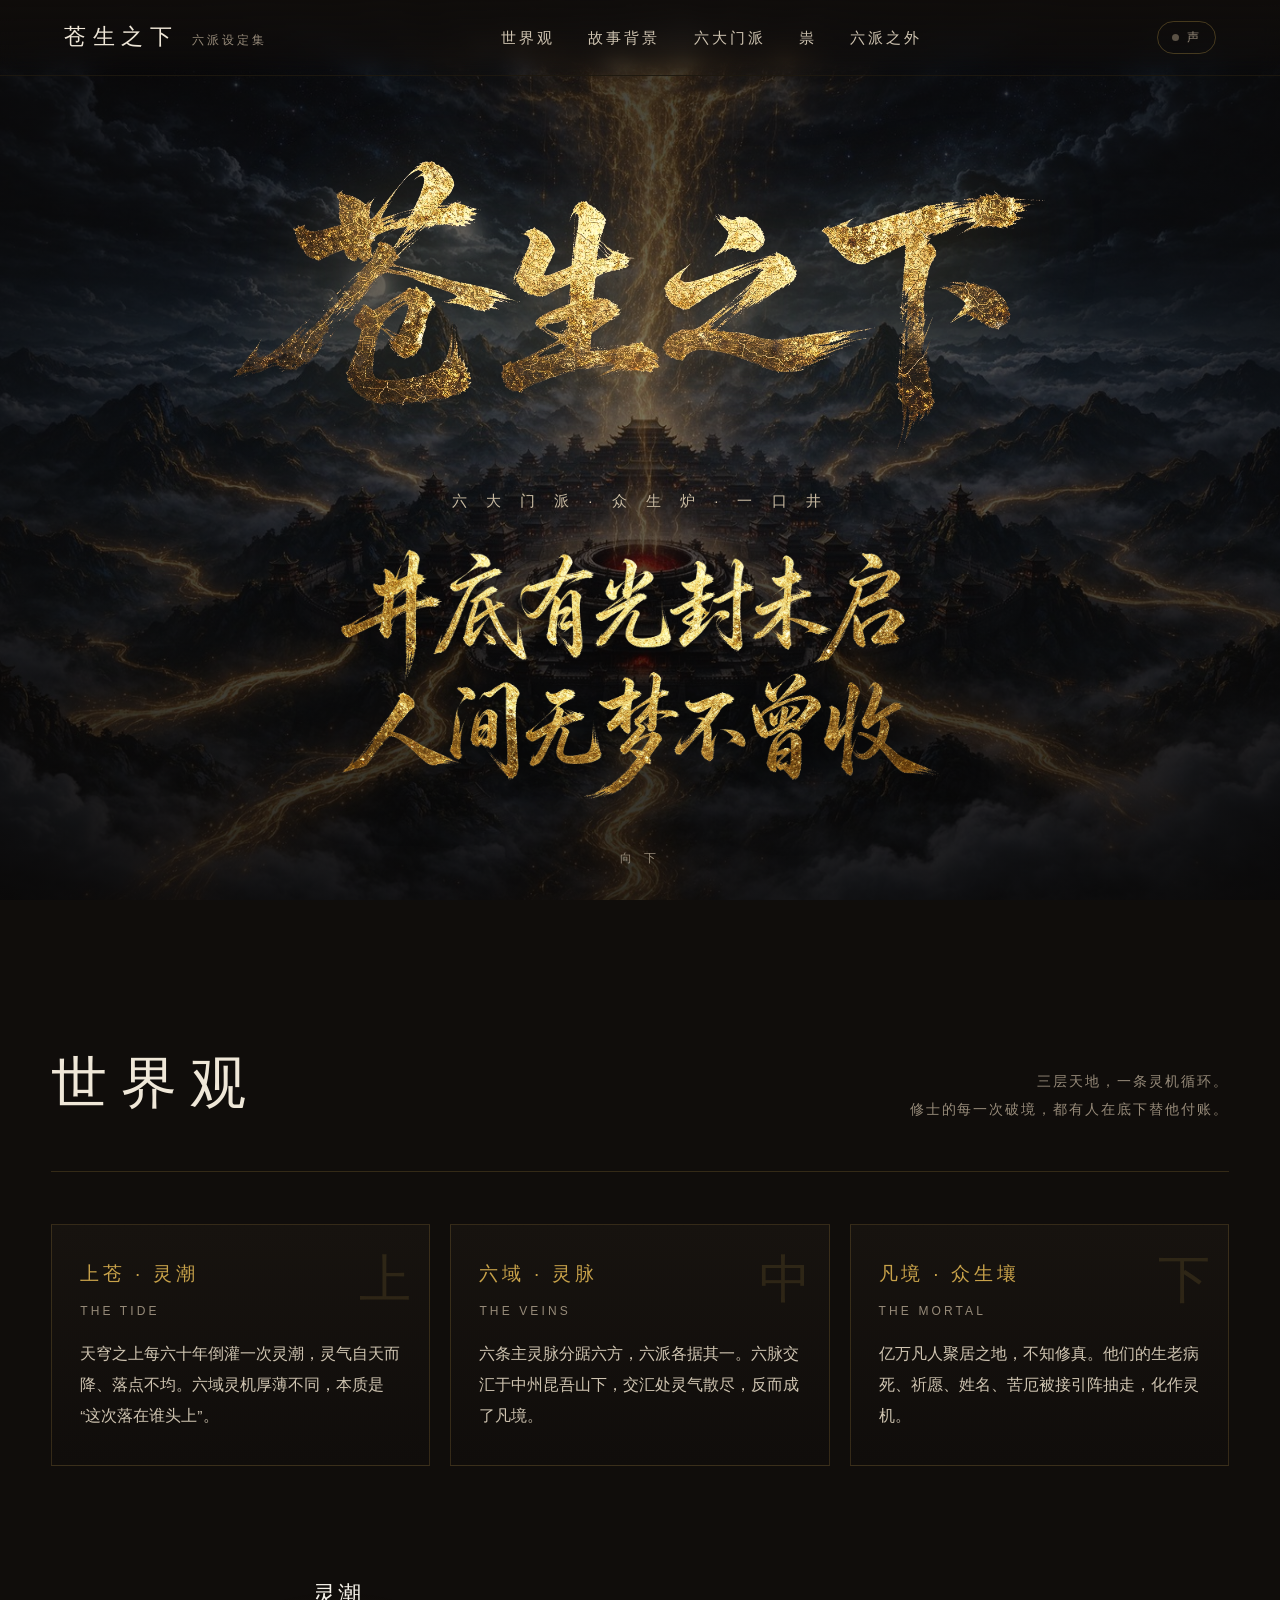
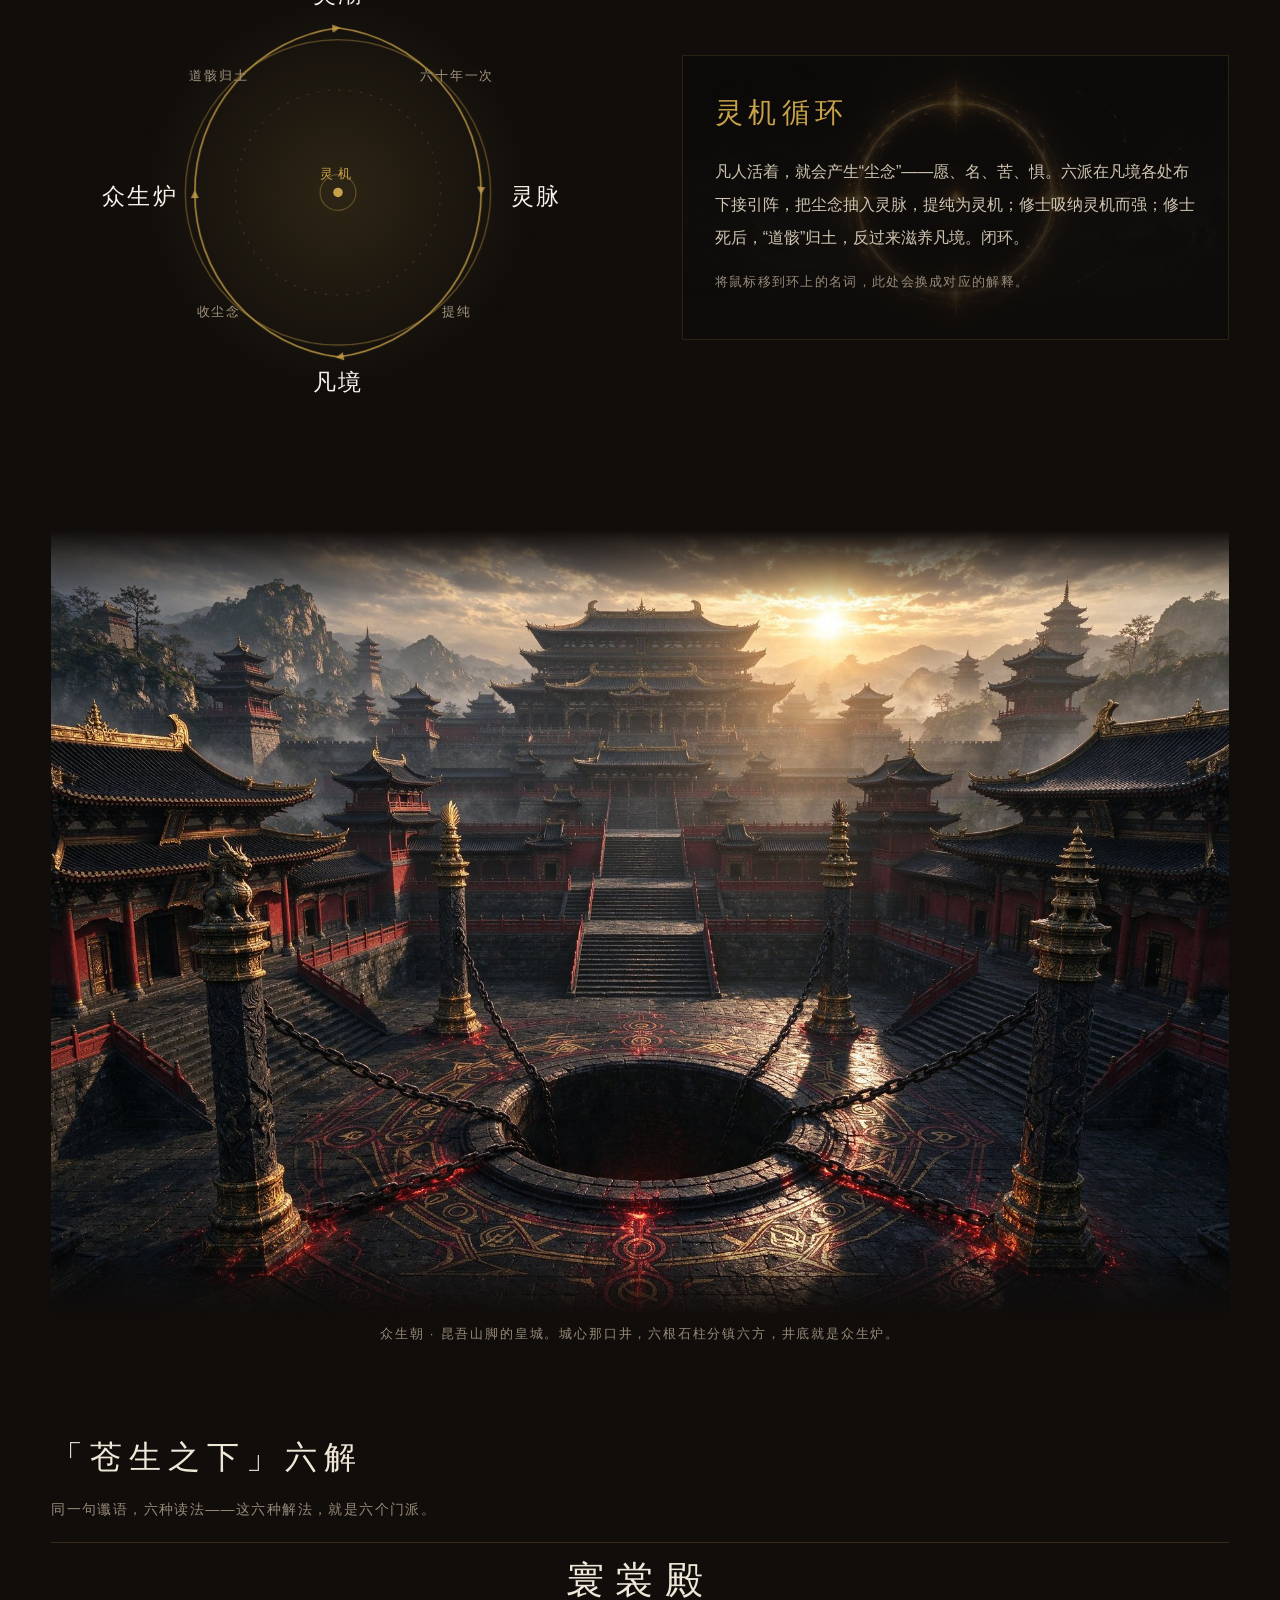
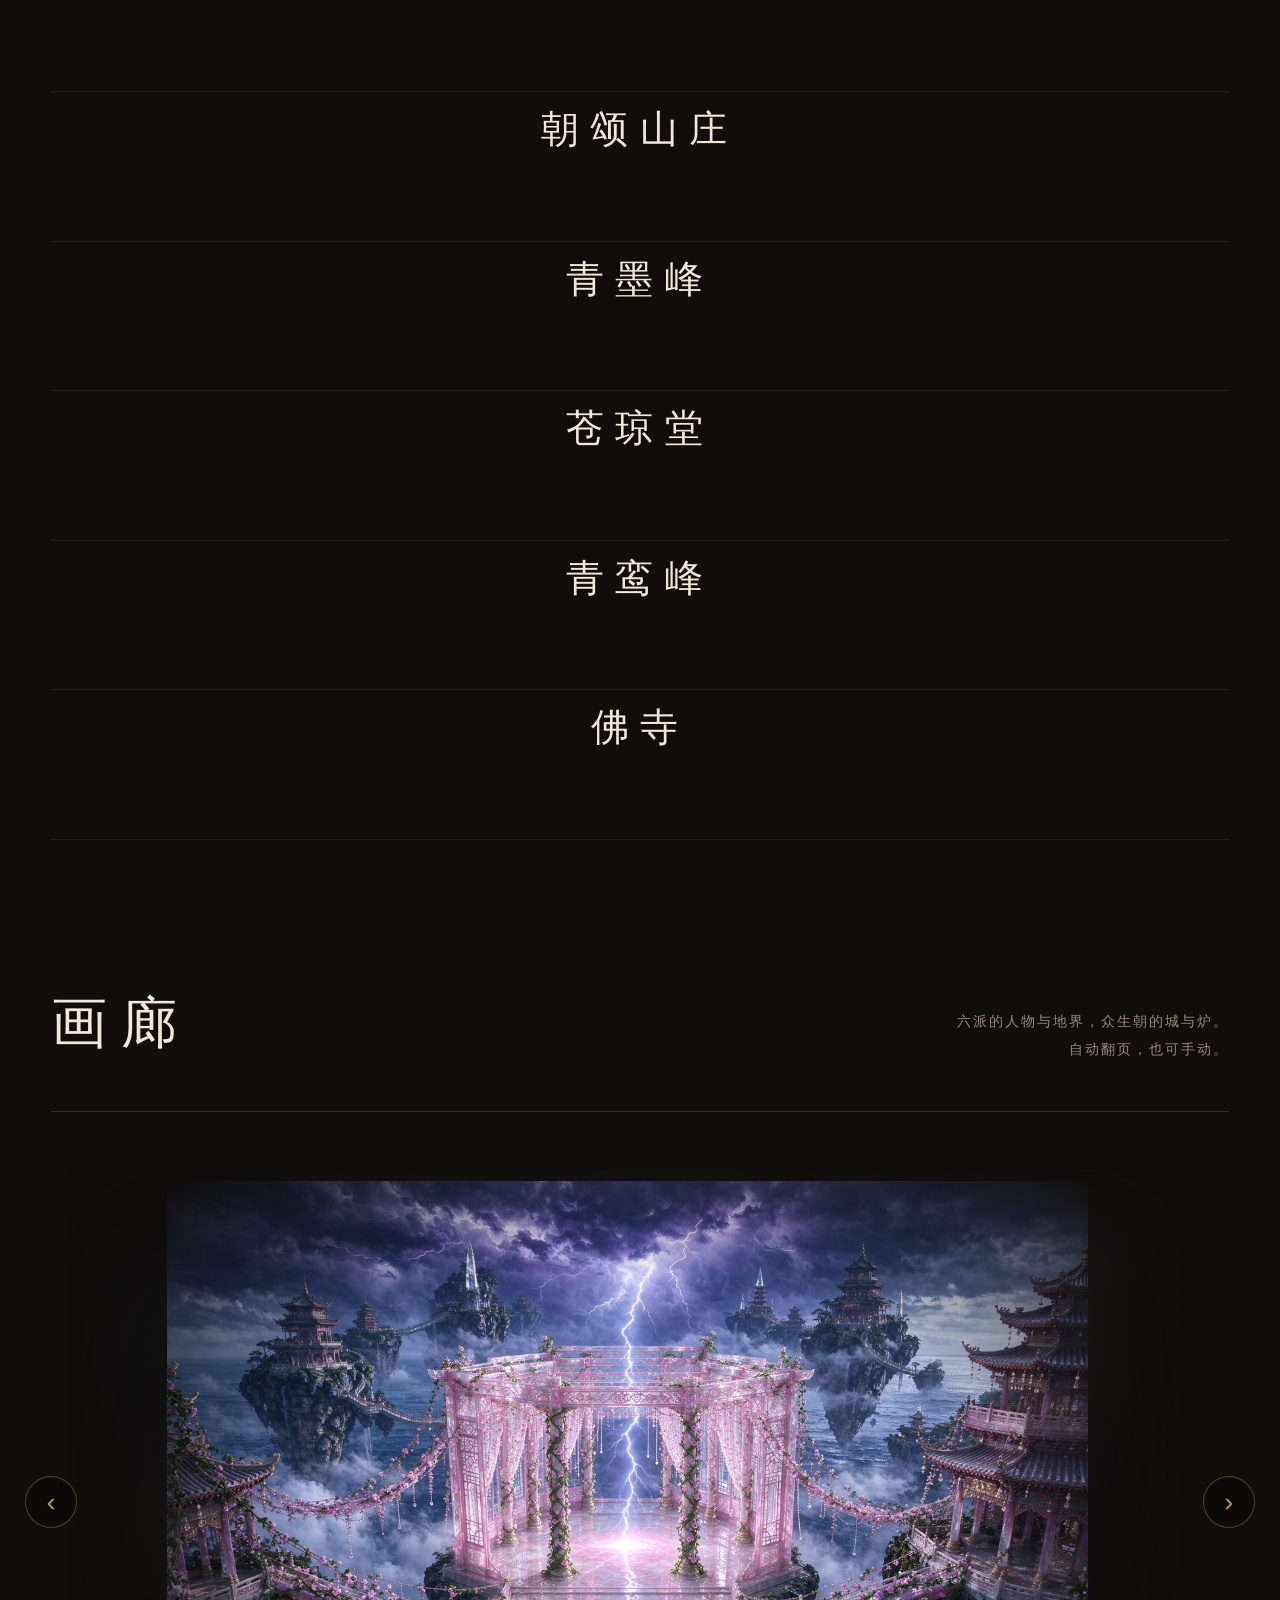
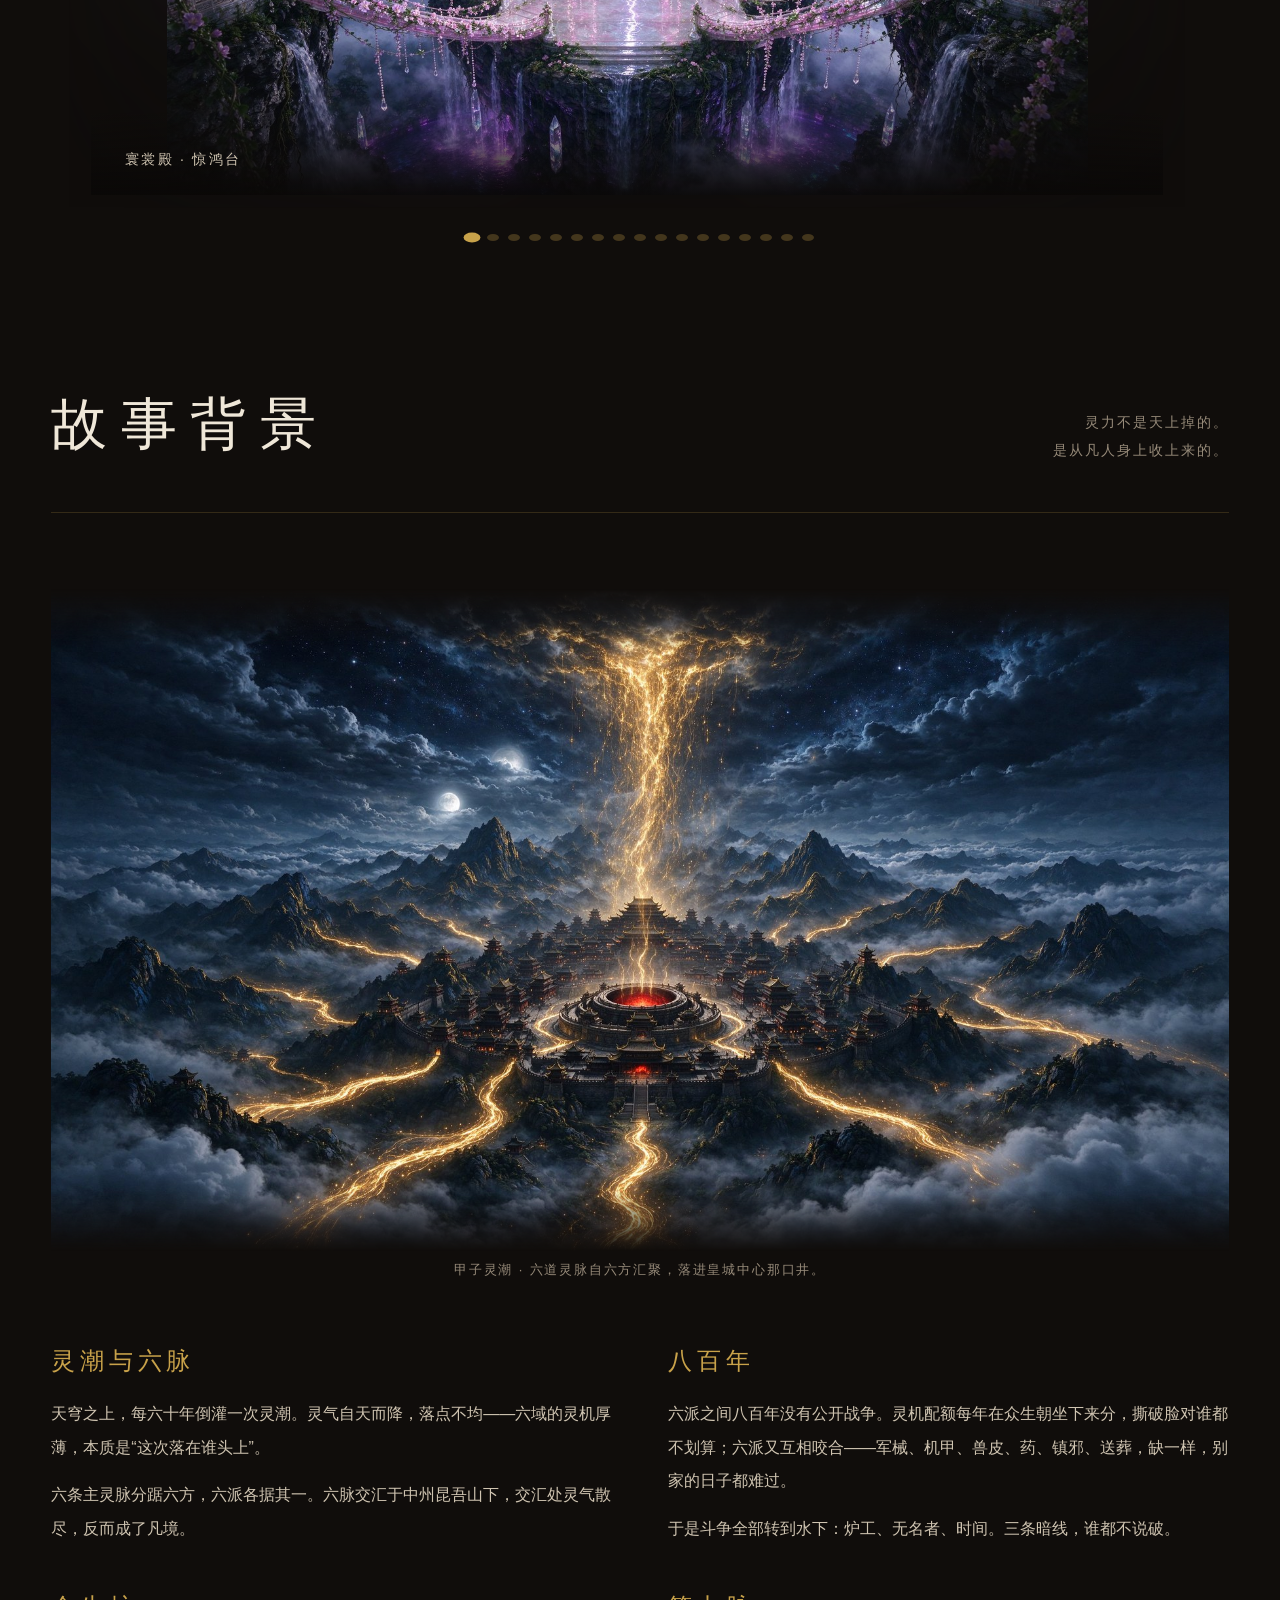
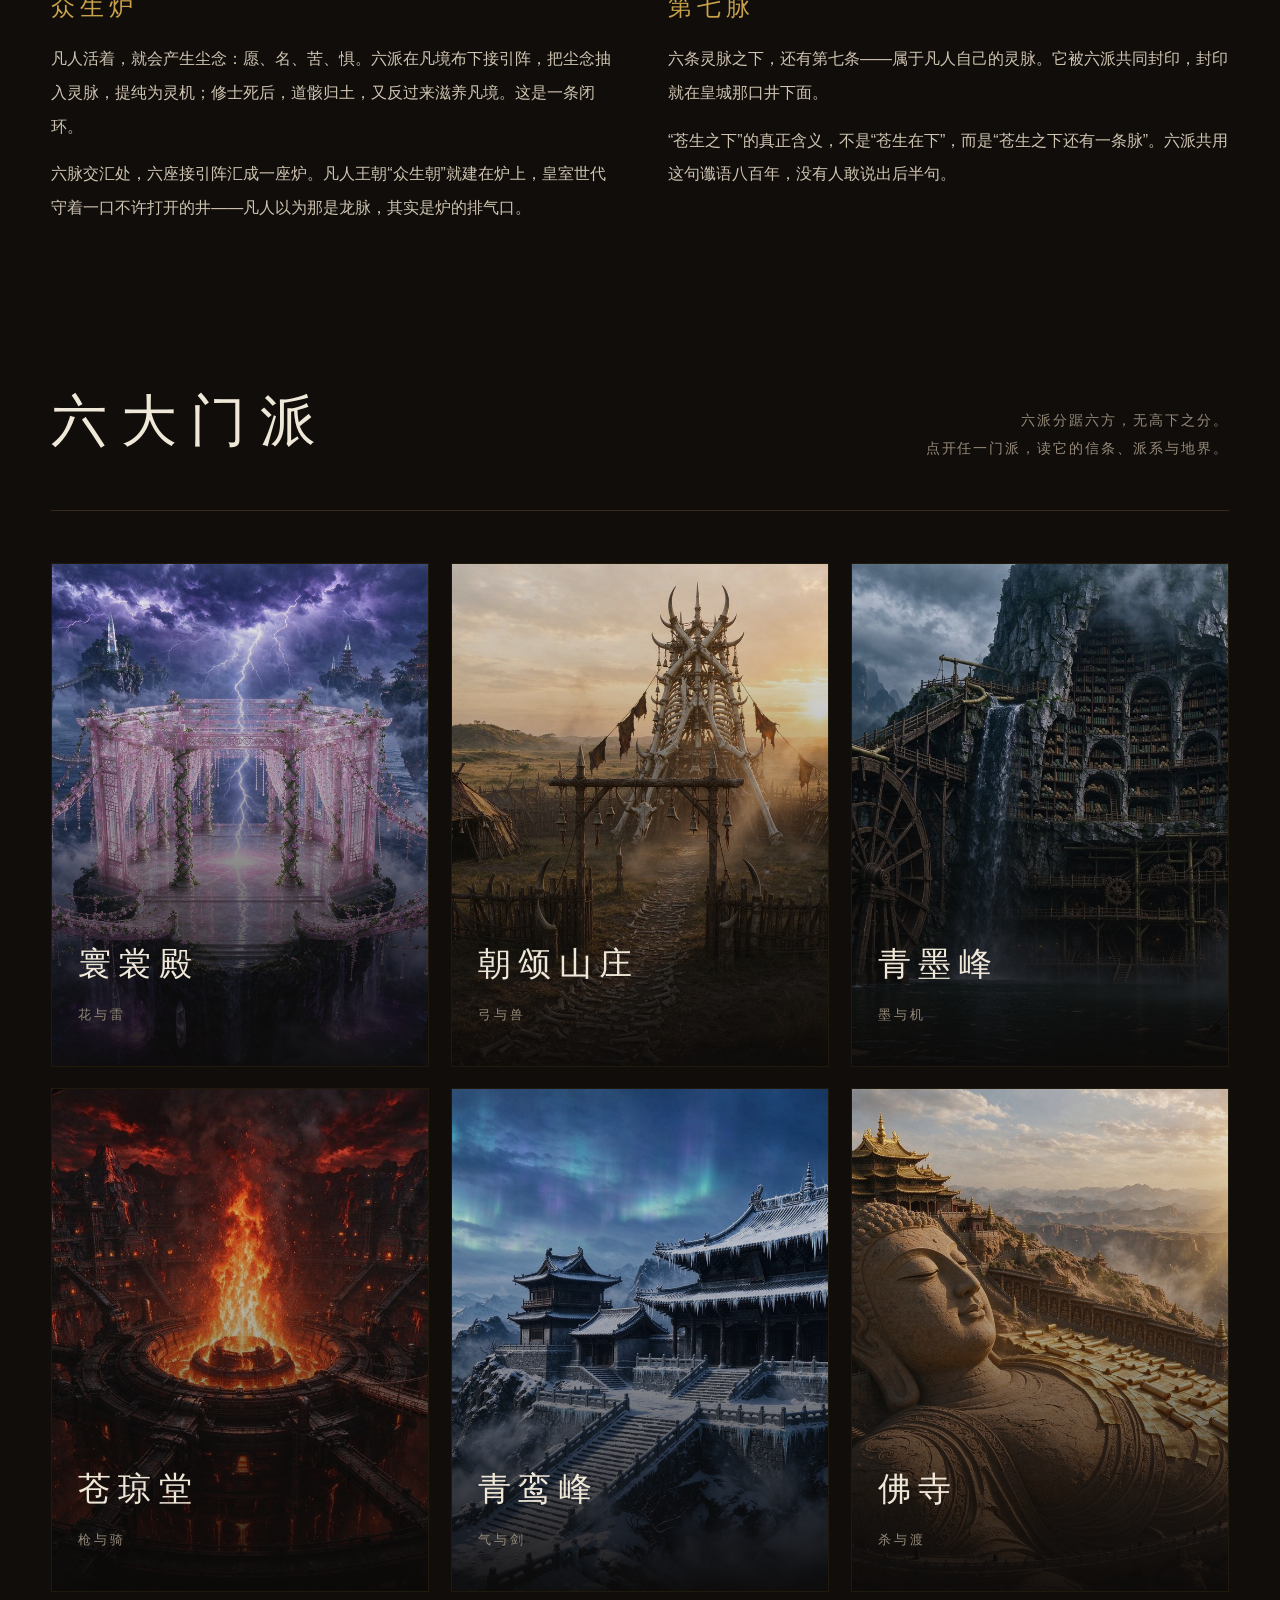
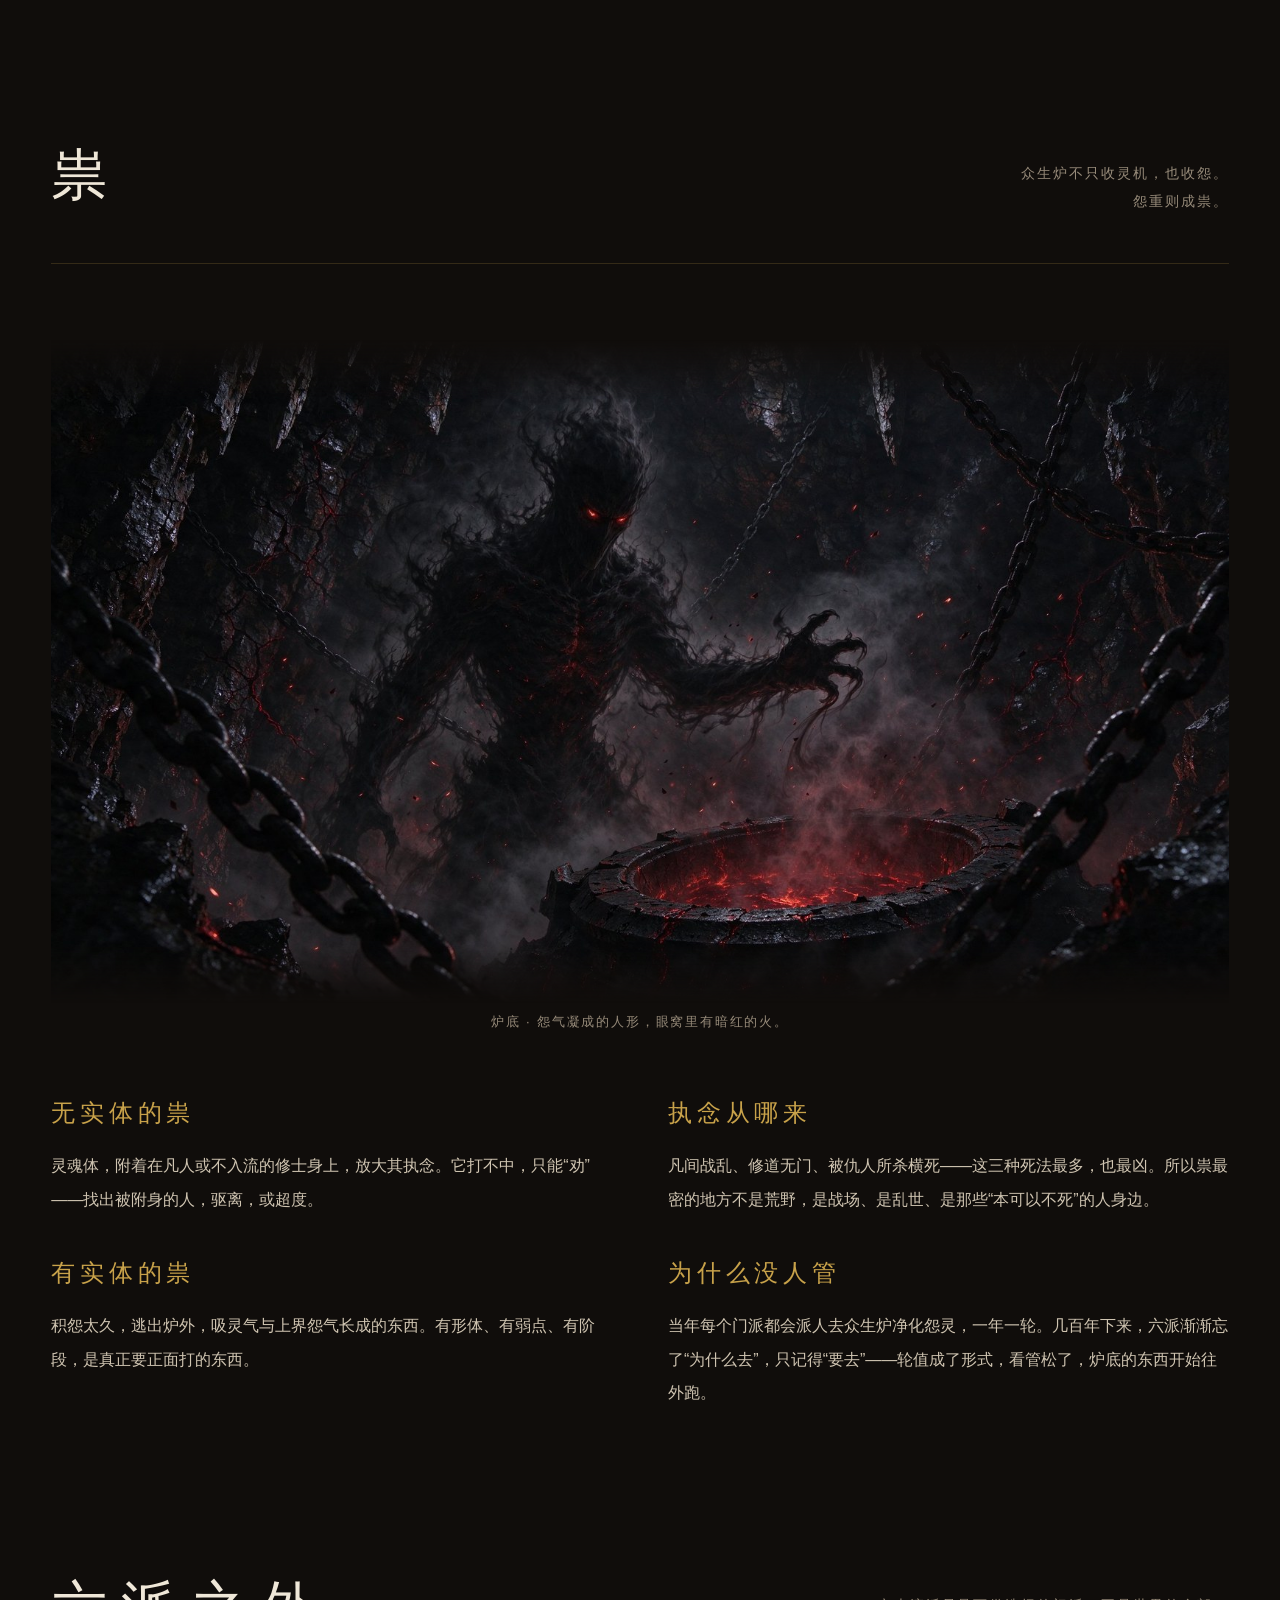
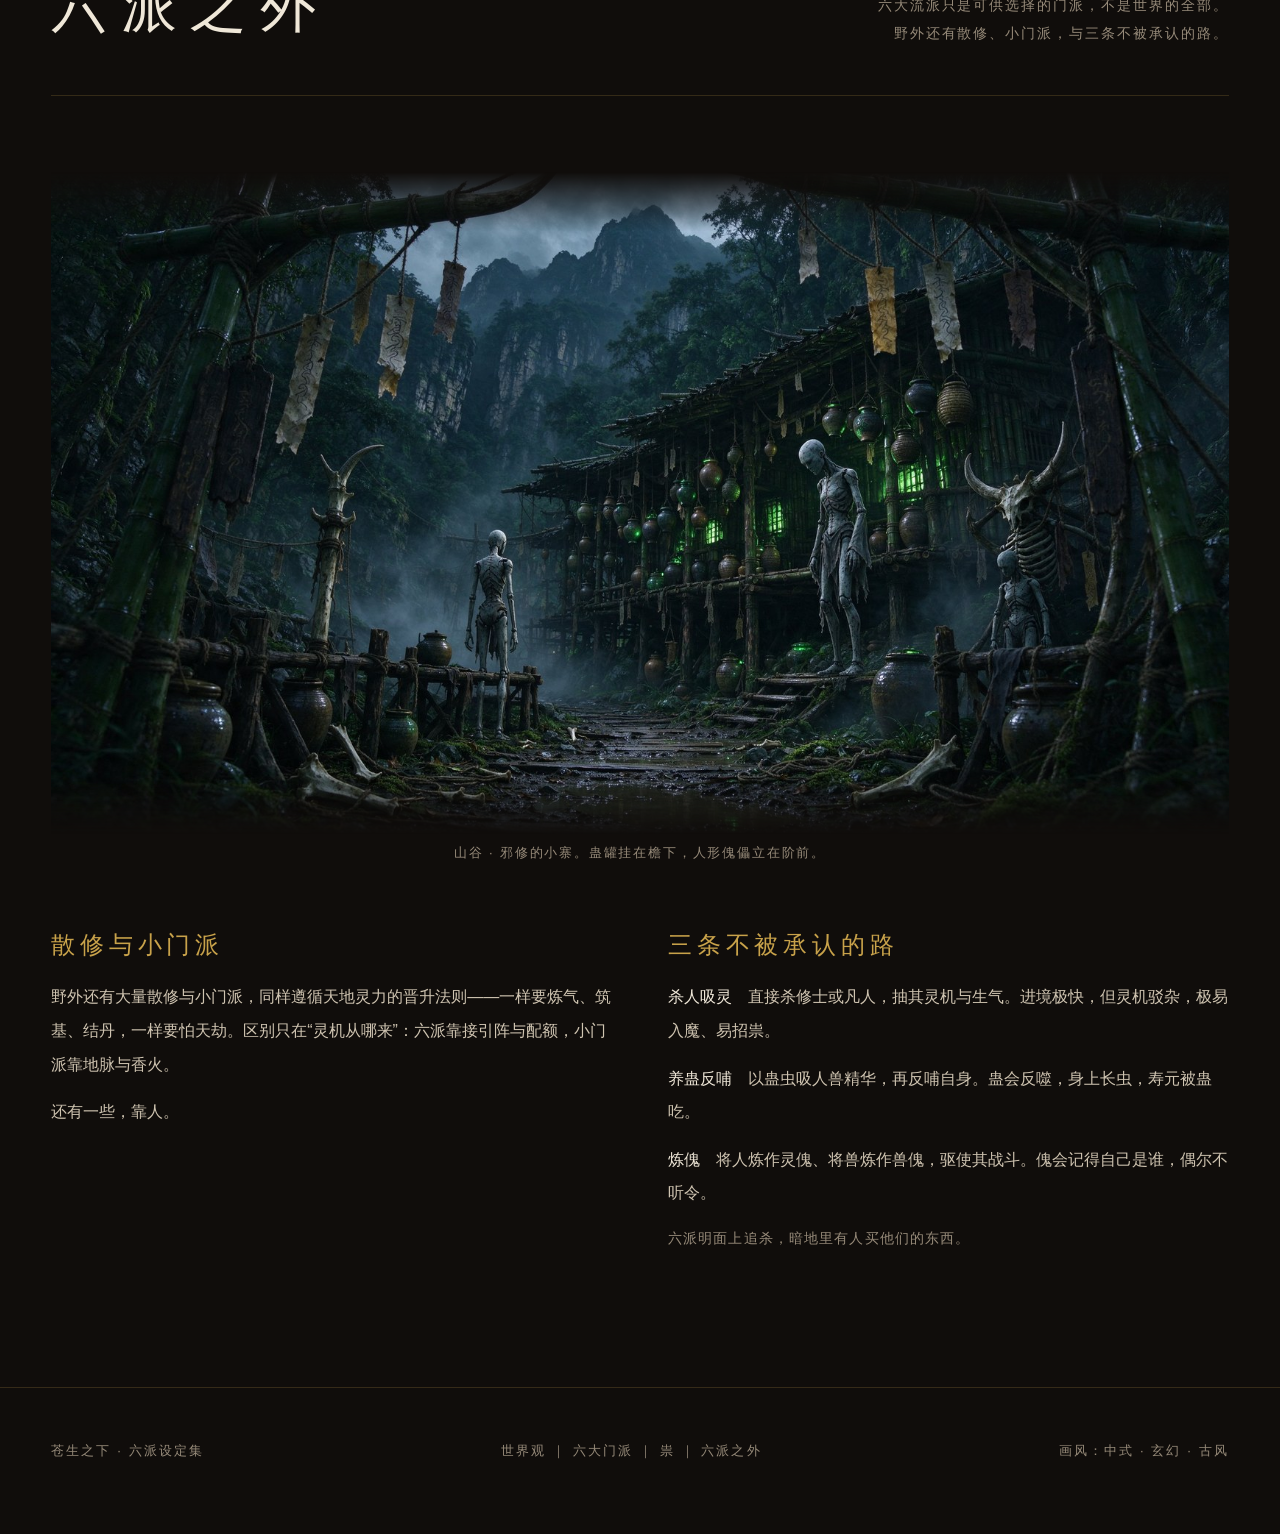
<file: index.html>
<!DOCTYPE html>
<html lang="zh-CN">
<head>
<meta charset="utf-8">
<meta name="viewport" content="width=device-width,initial-scale=1">
<title>苍生之下 · 六派设定集</title>
<meta name="description" content="苍生之下：六大门派、众生炉与祟。世界观设定集。">
<link rel="stylesheet" href="assets/style.css">
<link rel="canonical" href="https://xingmilu.xyz/">
<meta name="theme-color" content="#100d0b">
<meta property="og:type" content="website">
<meta property="og:site_name" content="苍生之下">
<meta property="og:locale" content="zh_CN">
<meta property="og:title" content="苍生之下 · 六派设定集">
<meta property="og:description" content="六大门派、众生炉与祟。修士的每一次破境，都有人在底下替他付账。">
<meta property="og:url" content="https://xingmilu.xyz/">
<meta property="og:image" content="https://xingmilu.xyz/assets/art/og.jpg">
<meta property="og:image:width" content="1200">
<meta property="og:image:height" content="630">
<meta property="og:image:alt" content="众生朝皇城与那口井">
<meta name="twitter:card" content="summary_large_image">
<meta name="twitter:title" content="苍生之下 · 六派设定集">
<meta name="twitter:description" content="六大门派、众生炉与祟。">
<meta name="twitter:image" content="https://xingmilu.xyz/assets/art/og.jpg">
</head>
<body>

<header class="nav">
  <a class="brand" href="#top"><b>苍生之下</b><span>六派设定集</span></a>
  <nav>
    <ul>
      <li><a href="#world">世界观</a></li>
      <li><a href="#story">故事背景</a></li>
      <li><a href="#sects">六大门派</a></li>
      <li><a href="#sui">祟</a></li>
      <li><a href="#outside">六派之外</a></li>
    </ul>
  </nav>
  <button class="audio-btn" id="audio-btn" aria-pressed="false" title="声音">
    <span class="dot"></span><span class="lbl">声</span>
  </button>
</header>

<!-- ================= HERO ================= -->
<section class="hero" id="top">
  <div class="hero-bg"><img src="assets/art/story.jpg" alt=""></div>
  <div class="hero-veil"></div>
  <div class="hero-inner">
    <img class="hero-title" src="assets/art/title.png" alt="苍生之下">
    <p class="hero-sub">六 大 门 派 · 众 生 炉 · 一 口 井</p>
    <img class="hero-couplet" src="assets/art/couplet.png" alt="井底有光封未启，人间无梦不曾收">
  </div>
  <div class="scroll-hint">向 下</div>
</section>

<!-- ================= 世界观 ================= -->
<section id="world">
  <div class="wrap">
    <div class="sec-head reveal">
      <h2>世界观</h2>
      <p class="note">三层天地，一条灵机循环。<br>修士的每一次破境，都有人在底下替他付账。</p>
    </div>

    <div class="world-grid" id="layers"></div>

    <div class="cycle">
      <div class="ring" id="ring">
        <svg viewBox="-18 -10 436 420" xmlns="http://www.w3.org/2000/svg" aria-label="灵机循环示意">
          <defs>
            <radialGradient id="cglow" cx="50%" cy="50%" r="50%">
              <stop offset="0" stop-color="#c8a24a" stop-opacity=".16"/>
              <stop offset="1" stop-color="#c8a24a" stop-opacity="0"/>
            </radialGradient>
            <marker id="arw" viewBox="0 0 10 10" refX="7" refY="5" markerWidth="5" markerHeight="5" orient="auto">
              <path d="M0 0 L10 5 L0 10 z" fill="#c8a24a" fill-opacity=".8"/>
            </marker>
          </defs>
          <circle cx="200" cy="200" r="170" fill="url(#cglow)"/>
          <g class="spin">
            <circle cx="200" cy="200" r="128" fill="none" stroke="#c8a24a" stroke-opacity=".42" stroke-width="1.1"/>
            <circle cx="200" cy="200" r="86" fill="none" stroke="#c8a24a" stroke-opacity=".22" stroke-width="1" stroke-dasharray="2 7"/>
            <g fill="none" stroke="#c8a24a" stroke-opacity=".8" stroke-width="1.4" marker-end="url(#arw)">
              <path d="M200 62 A 138 138 0 0 1 320 200"/>
              <path d="M320 200 A 138 138 0 0 1 200 338"/>
              <path d="M200 338 A 138 138 0 0 1 80 200"/>
              <path d="M80 200 A 138 138 0 0 1 200 62"/>
            </g>
          </g>
          <g font-family="STSong,SimSun,serif" text-anchor="middle" fill="#a2957f" font-size="10.5" letter-spacing="1.5">
            <text x="300" y="106">六十年一次</text>
            <text x="300" y="304">提纯</text>
            <text x="100" y="304">收尘念</text>
            <text x="100" y="106">道骸归土</text>
          </g>
          <g class="nodes">
            <g class="node" data-i="0" data-tip="天穹之上每六十年倒灌一次灵潮，灵气自天而降、落点不均。六域的灵机厚薄，本质是“这次落在谁头上”。">
              <circle cx="200" cy="44" r="42" fill="transparent"/>
              <text x="200" y="40" font-family="STKaiti,KaiTi,serif" font-size="19" text-anchor="middle">灵潮</text>
            </g>
            <g class="node" data-i="1" data-tip="六条主灵脉分踞六方，六派各据其一。六脉交汇于中州昆吾山下——交汇处灵气散尽，反而成了凡境。">
              <circle cx="366" cy="204" r="42" fill="transparent"/>
              <text x="366" y="210" font-family="STKaiti,KaiTi,serif" font-size="19" text-anchor="middle">灵脉</text>
            </g>
            <g class="node" data-i="2" data-tip="亿万凡人聚居之地，不知修真。他们的生老病死、祈愿、姓名、苦厄，被接引阵抽走，化作灵机。">
              <circle cx="200" cy="360" r="42" fill="transparent"/>
              <text x="200" y="366" font-family="STKaiti,KaiTi,serif" font-size="19" text-anchor="middle">凡境</text>
            </g>
            <g class="node" data-i="3" data-tip="六脉交汇处，六座接引阵在此汇成一座炉。凡人死时执念未了，怨就沉在炉底——怨重成祟。">
              <circle cx="34" cy="204" r="42" fill="transparent"/>
              <text x="34" y="210" font-family="STKaiti,KaiTi,serif" font-size="19" text-anchor="middle">众生炉</text>
            </g>
          </g>
          <circle cx="200" cy="200" r="15" fill="none" stroke="#c8a24a" stroke-opacity=".35"/>
          <circle cx="200" cy="200" r="4" fill="#c8a24a"/>
          <text x="200" y="188" text-anchor="middle" font-size="11" fill="#c8a24a"
                font-family="STSong,SimSun,serif" letter-spacing="4">灵机</text>
        </svg>
      </div>
      <div class="ring-side">
        <div class="bgimg on" id="ring-bg"></div>
        <h3 id="ring-title">灵机循环</h3>
        <p id="ring-text">凡人活着，就会产生“尘念”——愿、名、苦、惧。六派在凡境各处布下接引阵，把尘念抽入灵脉，提纯为灵机；修士吸纳灵机而强；修士死后，“道骸”归土，反过来滋养凡境。闭环。</p>
        <p class="ring-hint">将鼠标移到环上的名词，此处会换成对应的解释。</p>
      </div>
    </div>

    <figure class="bleed reveal">
      <img src="assets/art/royal-city.jpg" alt="众生朝皇城与地宫井口">
      <figcaption>众生朝 · 昆吾山脚的皇城。城心那口井，六根石柱分镇六方，井底就是众生炉。</figcaption>
    </figure>

    <div class="readings-head reveal">
      <h3>「苍生之下」六解</h3>
      <p>同一句谶语，六种读法——这六种解法，就是六个门派。</p>
    </div>
    <div class="readings" id="readings"></div>
  </div>
</section>

<!-- ================= 画廊 ================= -->
<section id="gallery">
  <div class="wrap">
    <div class="sec-head reveal">
      <h2>画廊</h2>
      <p class="note">六派的人物与地界，众生朝的城与炉。<br>自动翻页，也可手动。</p>
    </div>
    <div class="gallery" id="gallery-box">
      <div class="g-stage" id="g-stage"></div>
      <button class="g-nav prev" id="g-prev" aria-label="上一张">‹</button>
      <button class="g-nav next" id="g-next" aria-label="下一张">›</button>
      <div class="g-dots" id="g-dots"></div>
    </div>
  </div>
</section>

<!-- ================= 故事背景 ================= -->
<section id="story">
  <div class="wrap">
    <div class="sec-head reveal">
      <h2>故事背景</h2>
      <p class="note">灵力不是天上掉的。<br>是从凡人身上收上来的。</p>
    </div>
    <figure class="bleed reveal">
      <img src="assets/art/story.jpg" alt="灵潮自天而降，六脉汇聚于皇城">
      <figcaption>甲子灵潮 · 六道灵脉自六方汇聚，落进皇城中心那口井。</figcaption>
    </figure>

    <div class="story-body">
      <div class="story-col reveal">
        <h3>灵潮与六脉</h3>
        <p>天穹之上，每六十年倒灌一次灵潮。灵气自天而降，落点不均——六域的灵机厚薄，本质是“这次落在谁头上”。</p>
        <p>六条主灵脉分踞六方，六派各据其一。六脉交汇于中州昆吾山下，交汇处灵气散尽，反而成了凡境。</p>
        <h3>众生炉</h3>
        <p>凡人活着，就会产生尘念：愿、名、苦、惧。六派在凡境布下接引阵，把尘念抽入灵脉，提纯为灵机；修士死后，道骸归土，又反过来滋养凡境。这是一条闭环。</p>
        <p>六脉交汇处，六座接引阵汇成一座炉。凡人王朝“众生朝”就建在炉上，皇室世代守着一口不许打开的井——凡人以为那是龙脉，其实是炉的排气口。</p>
      </div>
      <div class="story-col reveal">
        <h3>八百年</h3>
        <p>六派之间八百年没有公开战争。灵机配额每年在众生朝坐下来分，撕破脸对谁都不划算；六派又互相咬合——军械、机甲、兽皮、药、镇邪、送葬，缺一样，别家的日子都难过。</p>
        <p>于是斗争全部转到水下：炉工、无名者、时间。三条暗线，谁都不说破。</p>
        <h3>第七脉</h3>
        <p>六条灵脉之下，还有第七条——属于凡人自己的灵脉。它被六派共同封印，封印就在皇城那口井下面。</p>
        <p>“苍生之下”的真正含义，不是“苍生在下”，而是“苍生之下还有一条脉”。六派共用这句谶语八百年，没有人敢说出后半句。</p>
      </div>
    </div>
  </div>
</section>

<!-- ================= 六大门派 ================= -->
<section id="sects">
  <div class="wrap">
    <div class="sec-head reveal">
      <h2>六大门派</h2>
      <p class="note">六派分踞六方，无高下之分。<br>点开任一门派，读它的信条、派系与地界。</p>
    </div>
    <div class="sect-grid" id="sect-grid"></div>
  </div>
</section>

<!-- ================= 祟 ================= -->
<section id="sui">
  <div class="wrap">
    <div class="sec-head reveal">
      <h2>祟</h2>
      <p class="note">众生炉不只收灵机，也收怨。<br>怨重则成祟。</p>
    </div>
    <figure class="bleed reveal">
      <img src="assets/art/sui.jpg" alt="炉底的邪祟">
      <figcaption>炉底 · 怨气凝成的人形，眼窝里有暗红的火。</figcaption>
    </figure>
    <div class="duo">
      <div class="reveal">
        <h3>无实体的祟</h3>
        <p>灵魂体，附着在凡人或不入流的修士身上，放大其执念。它打不中，只能“劝”——找出被附身的人，驱离，或超度。</p>
        <h3>有实体的祟</h3>
        <p>积怨太久，逃出炉外，吸灵气与上界怨气长成的东西。有形体、有弱点、有阶段，是真正要正面打的东西。</p>
      </div>
      <div class="reveal">
        <h3>执念从哪来</h3>
        <p>凡间战乱、修道无门、被仇人所杀横死——这三种死法最多，也最凶。所以祟最密的地方不是荒野，是战场、是乱世、是那些“本可以不死”的人身边。</p>
        <h3>为什么没人管</h3>
        <p>当年每个门派都会派人去众生炉净化怨灵，一年一轮。几百年下来，六派渐渐忘了“为什么去”，只记得“要去”——轮值成了形式，看管松了，炉底的东西开始往外跑。</p>
      </div>
    </div>
  </div>
</section>

<!-- ================= 六派之外 ================= -->
<section id="outside">
  <div class="wrap">
    <div class="sec-head reveal">
      <h2>六派之外</h2>
      <p class="note">六大流派只是可供选择的门派，不是世界的全部。<br>野外还有散修、小门派，与三条不被承认的路。</p>
    </div>
    <figure class="bleed reveal">
      <img src="assets/art/outside.jpg" alt="荒野中的邪修小寨">
      <figcaption>山谷 · 邪修的小寨。蛊罐挂在檐下，人形傀儡立在阶前。</figcaption>
    </figure>
    <div class="duo">
      <div class="reveal">
        <h3>散修与小门派</h3>
        <p>野外还有大量散修与小门派，同样遵循天地灵力的晋升法则——一样要炼气、筑基、结丹，一样要怕天劫。区别只在“灵机从哪来”：六派靠接引阵与配额，小门派靠地脉与香火。</p>
        <p>还有一些，靠人。</p>
      </div>
      <div class="reveal">
        <h3>三条不被承认的路</h3>
        <p><b>杀人吸灵</b>　直接杀修士或凡人，抽其灵机与生气。进境极快，但灵机驳杂，极易入魔、易招祟。</p>
        <p><b>养蛊反哺</b>　以蛊虫吸人兽精华，再反哺自身。蛊会反噬，身上长虫，寿元被蛊吃。</p>
        <p><b>炼傀</b>　将人炼作灵傀、将兽炼作兽傀，驱使其战斗。傀会记得自己是谁，偶尔不听令。</p>
        <p class="muted">六派明面上追杀，暗地里有人买他们的东西。</p>
      </div>
    </div>
  </div>
</section>

<footer>
  <div class="wrap">
    <div>苍生之下 · 六派设定集</div>
    <div>世界观 ｜ 六大门派 ｜ 祟 ｜ 六派之外</div>
    <div>画风：中式 · 玄幻 · 古风</div>
  </div>
</footer>

<!-- ================= SHEET ================= -->
<div class="sheet" id="sheet" aria-hidden="true" role="dialog" aria-modal="true">
  <div class="scrim"></div>
  <button class="close" aria-label="关闭">关闭 ✕</button>
  <div class="panel">
    <div class="d-hero">
      <div class="art" id="d-art"></div>
      <div class="shade"></div>
      <div class="head">
        <h2 id="d-name"></h2>
        <div class="cp" id="d-cp"></div>
        <div class="creed" id="d-creed"></div>
      </div>
    </div>

    <div class="d-body">
      <div class="d-top">
        <div class="d-portrait" id="d-portrait"></div>
        <div class="d-lead">
          <p class="one" id="d-one"></p>
          <div class="d-meta" id="d-meta"></div>
          <div class="tabs">
        <button data-tab="p" class="on">两流派</button>
        <button data-tab="a">门派特色</button>
        <button data-tab="b">四派系</button>
        <button data-tab="c">地理 · 建筑</button>
        <button data-tab="d">人文 · 关系</button>
          </div>
        </div>
      </div>
      <div class="pane on" id="pane-p"></div>
      <div class="pane" id="pane-a"></div>
      <div class="pane" id="pane-b"></div>
      <div class="pane" id="pane-c"></div>
      <div class="pane" id="pane-d"></div>
    </div>
  </div>
</div>

<script src="assets/app.js"></script>
</body>
</html>
</file>
<file: assets/style.css>
:root{
  --ink:#100d0b;
  --ink-2:#17130f;
  --ink-3:#1f1a15;
  --paper:#efe7d8;
  --paper-dim:#cfc4b1;
  --muted:#968a79;
  --gold:#c8a24a;
  --gold-dim:#8a7136;
  --line:rgba(200,162,74,.2);
  --serif:"Microsoft YaHei UI","Microsoft YaHei","PingFang SC","Hiragino Sans GB","Noto Sans SC",sans-serif;
  --display:"Microsoft YaHei UI Light","Microsoft YaHei Light","Microsoft YaHei UI","Microsoft YaHei","PingFang SC",sans-serif;
}
*{box-sizing:border-box}
html{scroll-behavior:smooth}
body{
  margin:0;background:var(--ink);color:var(--paper);
  font-family:var(--serif);font-size:17px;line-height:1.95;
  -webkit-font-smoothing:antialiased;overflow-x:hidden;
}
body::before{
  content:"";position:fixed;inset:0;pointer-events:none;z-index:0;opacity:.5;
  background:
    radial-gradient(1200px 600px at 20% -10%, rgba(200,162,74,.07), transparent 60%),
    radial-gradient(900px 500px at 100% 10%, rgba(120,90,50,.06), transparent 60%),
    repeating-linear-gradient(0deg, rgba(255,255,255,.01) 0 1px, transparent 1px 3px);
}
img{max-width:100%;display:block}
a{color:inherit;text-decoration:none}
button{font-family:inherit;color:inherit;background:none;border:0;cursor:pointer}

/* ---------- nav ---------- */
.nav{
  position:fixed;top:0;left:0;right:0;z-index:60;
  display:flex;align-items:center;justify-content:space-between;gap:20px;
  padding:16px clamp(18px,5vw,64px);
  backdrop-filter:blur(10px);
  background:linear-gradient(180deg, rgba(16,13,11,.94), rgba(16,13,11,.55) 70%, transparent);
  border-bottom:1px solid rgba(200,162,74,.07);
}
.nav .brand{display:flex;align-items:baseline;gap:14px}
.nav .brand b{font-family:var(--display);font-size:22px;letter-spacing:.3em;font-weight:400}
.nav .brand span{font-size:12px;letter-spacing:.24em;color:var(--muted)}
.nav ul{display:flex;gap:clamp(16px,2.6vw,40px);list-style:none;margin:0;padding:0;font-size:15px;letter-spacing:.2em}
.nav ul a{color:var(--paper-dim);transition:color .3s;position:relative;padding-bottom:4px}
.nav ul a::after{content:"";position:absolute;left:0;right:0;bottom:0;height:1px;background:var(--gold);
  transform:scaleX(0);transform-origin:left;transition:transform .45s cubic-bezier(.2,.7,.2,1)}
.nav ul a:hover{color:var(--gold)}
.nav ul a:hover::after{transform:scaleX(1)}

.audio-btn{display:flex;align-items:center;gap:8px;border:1px solid rgba(200,162,74,.3);
  padding:7px 14px;border-radius:999px;color:var(--muted);font-size:12px;letter-spacing:.2em;transition:.35s}
.audio-btn .dot{width:7px;height:7px;border-radius:50%;background:#5a5145;transition:.35s}
.audio-btn[aria-pressed="true"]{color:var(--gold);border-color:rgba(200,162,74,.65)}
.audio-btn[aria-pressed="true"] .dot{background:var(--gold);box-shadow:0 0 10px var(--gold);animation:pulse 2.4s ease-in-out infinite}
@keyframes pulse{0%,100%{opacity:.55}50%{opacity:1}}

/* ---------- hero ---------- */
.hero{position:relative;min-height:100vh;display:grid;place-items:center;overflow:hidden}
.hero-bg{position:absolute;inset:0}
.hero-bg img{width:100%;height:100%;object-fit:cover;transform:scale(1.04)}
.hero-veil{position:absolute;inset:0;background:
  radial-gradient(80% 70% at 50% 45%, rgba(10,8,7,.55) 0%, rgba(10,8,7,.72) 45%, rgba(10,8,7,.92) 100%)}
.hero-inner{position:relative;z-index:2;text-align:center;padding:120px 20px 60px}
.hero-title{width:min(820px,78vw);margin:0 auto;
  filter:drop-shadow(0 8px 46px rgba(200,162,74,.3))}
.hero-sub{margin:30px 0 0;font-size:15px;letter-spacing:.5em;color:#cbbda4;text-shadow:0 2px 20px rgba(0,0,0,.9)}
.hero-couplet{width:min(600px,72vw);margin:34px auto 0;display:block;
  filter:drop-shadow(0 8px 34px rgba(0,0,0,.85))}
.scroll-hint{position:absolute;bottom:30px;left:50%;transform:translateX(-50%);z-index:2;
  font-size:12px;letter-spacing:.34em;color:var(--muted);animation:bob 2.8s ease-in-out infinite}
@keyframes bob{0%,100%{transform:translate(-50%,0);opacity:.45}50%{transform:translate(-50%,9px);opacity:1}}

/* ---------- section ---------- */
section{position:relative;z-index:2}
.wrap{width:min(1200px,92vw);margin:0 auto}
.sec-head{display:flex;align-items:flex-end;justify-content:space-between;gap:24px;
  padding:clamp(70px,10vw,130px) 0 34px;border-bottom:1px solid var(--line);margin-bottom:52px}
.sec-head h2{font-family:var(--display);font-weight:400;font-size:clamp(34px,4.4vw,56px);
  letter-spacing:.24em;margin:0}
.sec-head .note{font-size:14px;letter-spacing:.14em;color:var(--muted);max-width:46ch;text-align:right;line-height:2}

/* ---------- world ---------- */
.world-grid{display:grid;grid-template-columns:repeat(3,1fr);gap:20px}
.layer{position:relative;padding:30px 28px 34px;background:linear-gradient(180deg,var(--ink-2),var(--ink));
  border:1px solid var(--line);overflow:hidden;transition:transform .55s,border-color .55s}
.layer .bgimg{position:absolute;inset:0;background-size:cover;background-position:center;
  opacity:0;transition:opacity .95s ease;pointer-events:none}
.layer .bgimg::after{content:"";position:absolute;inset:0;
  background:linear-gradient(180deg,rgba(16,13,11,.62),rgba(16,13,11,.88))}
.layer:hover .bgimg{opacity:1}
.layer>*:not(.bgimg){position:relative;z-index:1}
.layer:hover{transform:translateY(-5px);border-color:rgba(200,162,74,.5)}
.layer .tag{font-family:var(--display);font-size:52px;color:rgba(200,162,74,.14);position:absolute;right:18px;top:4px}
.layer h3{margin:0 0 8px;font-size:19px;letter-spacing:.2em;font-weight:400;color:var(--gold)}
.layer .en{font-size:12px;letter-spacing:.26em;color:var(--muted);margin-bottom:14px}
.layer p{margin:0;font-size:15.5px;color:var(--paper-dim);line-height:2}

.cycle{margin:76px 0 0;display:grid;grid-template-columns:1.05fr 1fr;gap:56px;align-items:center}
.ring{position:relative;width:100%;max-width:520px;margin:0 auto;overflow:visible}
.ring svg{width:100%;height:100%;overflow:visible}
.ring .spin{transform-box:view-box;transform-origin:200px 200px;animation:spin 52s linear infinite;will-change:transform}
.ring.held .spin{animation-play-state:paused}
@keyframes spin{from{transform:rotate(0)}to{transform:rotate(360deg)}}
.ring .node{cursor:pointer}
.ring .nodes text{fill:#f6f2ea;font-family:var(--display);letter-spacing:.1em}
.ring text{font-family:var(--display)}
.ring .node text{transition:fill .35s,filter .35s}
.ring .node:hover text,.ring .node.on text{fill:#fff;filter:drop-shadow(0 0 10px rgba(200,162,74,.9))}
.ring-side{position:relative;padding:30px 32px;border:1px solid rgba(200,162,74,.14);
  background:rgba(18,15,12,.5);overflow:hidden}
.ring-side .bgimg{position:absolute;inset:0;background-size:cover;background-position:center;
  opacity:0;transition:opacity .85s ease;pointer-events:none}
.ring-side .bgimg::after{content:"";position:absolute;inset:0;
  background:linear-gradient(180deg,rgba(14,11,9,.72),rgba(14,11,9,.9))}
.ring-side .bgimg.on{opacity:1}
.ring-side>*:not(.bgimg){position:relative;z-index:1}
.ring-side h3{font-family:var(--display);font-weight:400;font-size:28px;letter-spacing:.2em;margin:0 0 16px;color:var(--gold)}
#ring-title,#ring-text{transition:opacity .26s ease,transform .34s cubic-bezier(.2,.7,.2,1)}
#ring-title.out,#ring-text.out{opacity:0;transform:translateX(16px)}
.ring-side p{font-size:16px;color:var(--paper-dim);margin:0 0 14px;line-height:2.05;min-height:5.6em}
.ring-side .ring-hint{font-size:13px;color:var(--muted);letter-spacing:.1em;min-height:0}

/* 通栏大图：上下羽化，接住过渡 */
.bleed{position:relative;margin:76px 0 0}
.bleed img{width:100%;height:auto;
  -webkit-mask-image:linear-gradient(180deg,transparent 0,#000 9%,#000 91%,transparent 100%);
  mask-image:linear-gradient(180deg,transparent 0,#000 9%,#000 91%,transparent 100%)}
.bleed figcaption{margin-top:6px;font-size:13px;letter-spacing:.14em;color:var(--muted);text-align:center}

/* ---------- 六解 ---------- */
.readings-head{margin:80px 0 10px}
.readings-head h3{font-family:var(--display);font-weight:400;font-size:32px;letter-spacing:.22em;margin:0 0 8px}
.readings-head p{margin:0;font-size:14px;color:var(--muted);letter-spacing:.1em}
.readings{margin-top:18px;border-top:1px solid var(--line)}
.reading{position:relative;display:grid;grid-template-columns:1fr 1fr;align-items:center;
  min-height:118px;border-bottom:1px solid rgba(200,162,74,.1);cursor:default;overflow:hidden}
.reading{cursor:pointer}
.reading:focus-visible{outline:1px solid var(--gold);outline-offset:-1px}
.reading .motif{position:absolute;left:6%;top:50%;width:170px;height:170px;
  transform:translate(-18px,-50%) scale(.94);opacity:0;
  transition:opacity .85s ease,transform .85s cubic-bezier(.2,.7,.2,1);pointer-events:none}
.reading:hover .motif{opacity:.95;transform:translate(0,-50%) scale(1)}
.reading .motif img{width:100%;height:100%;object-fit:contain;
  filter:drop-shadow(0 10px 30px rgba(0,0,0,.75))}
.reading .motif.tri{display:flex;align-items:center;justify-content:center;gap:4px;width:210px}
.reading .motif.tri img{width:33%;height:auto}
.reading .plaque{position:absolute;right:6%;top:50%;transform:translateY(-50%) scale(.92);
  font-family:var(--display);font-size:118px;line-height:1;letter-spacing:.1em;
  color:var(--pc);opacity:0;transition:opacity .8s ease,transform .8s cubic-bezier(.2,.7,.2,1);
  pointer-events:none;user-select:none;filter:blur(.4px)}
.reading:hover .plaque{opacity:.12;transform:translateY(-50%) scale(1)}
.reading .name{grid-column:1/-1;justify-self:center;
  font-family:var(--display);font-size:clamp(26px,3vw,38px);letter-spacing:.3em;
  transition:transform .65s cubic-bezier(.2,.7,.2,1),color .5s;will-change:transform}
.reading:hover .name{transform:translateX(-27%);color:var(--pc)}
.reading .say{grid-column:2;justify-self:start;opacity:0;transform:translateX(28px);
  transition:opacity .6s ease .05s,transform .65s cubic-bezier(.2,.7,.2,1) .05s;
  font-size:16px;line-height:1.9;color:var(--paper-dim);padding-right:8%}
.reading:hover .say{opacity:1;transform:none}
.reading .say b{display:block;font-family:var(--display);font-weight:400;font-size:20px;
  letter-spacing:.16em;color:var(--gold);margin-bottom:6px}

/* ---------- story ---------- */
.story-body{display:grid;grid-template-columns:1fr 1fr;gap:56px;margin-top:56px}
.story-col h3{font-family:var(--display);font-weight:400;font-size:24px;letter-spacing:.2em;
  margin:0 0 12px;color:var(--gold)}
.story-col h3:not(:first-child){margin-top:38px}
.story-col p{font-size:16px;color:var(--paper-dim);margin:0 0 14px;line-height:2.1}

/* ---------- sects ---------- */
.sect-grid{display:grid;grid-template-columns:repeat(3,1fr);gap:22px}
.card{position:relative;aspect-ratio:3/4;overflow:hidden;border:1px solid rgba(200,162,74,.16);
  background:#000;cursor:pointer;will-change:transform;
  transition:transform .55s cubic-bezier(.2,.7,.2,1),border-color .45s,box-shadow .55s}
.card:hover{transform:scale(1.055) translateY(-6px);border-color:var(--c);
  box-shadow:0 34px 80px rgba(0,0,0,.7),0 0 0 1px color-mix(in srgb,var(--c) 60%,transparent);z-index:4}
.card.spot{transform:scale(1.055);border-color:var(--c);z-index:4;
  box-shadow:0 34px 80px rgba(0,0,0,.7),0 0 0 2px var(--c),0 0 46px color-mix(in srgb,var(--c) 45%,transparent);
  animation:spotPulse 2.4s ease-in-out infinite}
@keyframes spotPulse{
  0%,100%{box-shadow:0 34px 80px rgba(0,0,0,.7),0 0 0 2px var(--c),0 0 30px color-mix(in srgb,var(--c) 30%,transparent)}
  50%{box-shadow:0 34px 80px rgba(0,0,0,.7),0 0 0 2px var(--c),0 0 56px color-mix(in srgb,var(--c) 60%,transparent)}
}
.card .art{position:absolute;inset:0}
.card .art img{width:100%;height:100%;object-fit:cover;transition:transform 1.2s cubic-bezier(.2,.7,.2,1)}
.card:hover .art img{transform:scale(1.06)}
.card .shade{position:absolute;inset:0;background:linear-gradient(180deg,rgba(12,10,9,.05) 0%,rgba(12,10,9,.3) 45%,rgba(12,10,9,.95) 100%)}
.card .txt{position:absolute;inset:auto 0 0 0;padding:30px 26px 26px;z-index:2}
.card h3{font-family:var(--display);font-weight:400;font-size:clamp(26px,2.6vw,36px);letter-spacing:.22em;margin:0 0 6px}
.card .kind{font-size:13px;letter-spacing:.22em;color:var(--muted)}
.card .cp{font-size:14px;color:var(--paper-dim);letter-spacing:.08em;margin-top:12px;opacity:0;
  transform:translateY(8px);transition:.55s;max-height:0;overflow:hidden}
.card:hover .cp{opacity:1;transform:none;max-height:60px}

/* ---------- gallery ---------- */
.gallery{position:relative}
.g-stage{position:relative;aspect-ratio:16/9;max-height:72vh;overflow:hidden;background:transparent}
.g-slide{position:absolute;inset:0;opacity:0;transition:opacity 1.15s ease;pointer-events:none}
.g-slide.on{opacity:1;pointer-events:auto}
.g-slide .bg{position:absolute;inset:0;background-size:cover;background-position:center;
  filter:blur(50px) brightness(.3) saturate(.8);transform:scale(1.04);opacity:.55;
  -webkit-mask-image:radial-gradient(ellipse 84% 84% at 50% 50%, #000 0%, transparent 100%);
  mask-image:radial-gradient(ellipse 84% 84% at 50% 50%, #000 0%, transparent 100%)}
.g-slide img{position:relative;display:block;margin:0 auto;
  height:100%;width:auto;max-width:100%;object-fit:contain;
  -webkit-mask-image:radial-gradient(ellipse 74% 72% at 50% 50%, #000 48%, transparent 98%);
  mask-image:radial-gradient(ellipse 74% 72% at 50% 50%, #000 48%, transparent 98%)}
.g-slide figcaption{position:absolute;left:0;right:0;bottom:0;padding:34px 34px 22px;
  background:linear-gradient(0deg,rgba(10,8,7,.92),transparent);
  font-size:14px;letter-spacing:.16em;color:var(--paper-dim);opacity:0;transition:opacity .8s .25s}
.g-slide.on figcaption{opacity:1}
.g-nav{position:absolute;top:50%;transform:translateY(-50%);z-index:5;width:52px;height:52px;
  border:1px solid rgba(200,162,74,.35);border-radius:50%;background:rgba(12,10,9,.72);
  color:var(--gold);font-size:26px;line-height:1;display:grid;place-items:center;transition:.35s}
.g-nav:hover{background:rgba(200,162,74,.16);border-color:var(--gold)}
.g-nav.prev{left:-26px}
.g-nav.next{right:-26px}
.g-dots{display:flex;justify-content:center;gap:9px;margin-top:22px}
.g-dots button{width:7px;height:7px;border-radius:50%;background:rgba(200,162,74,.28);transition:.35s}
.g-dots button.on{background:var(--gold);transform:scale(1.4)}

/* ---------- duo ---------- */
.duo{display:grid;grid-template-columns:1fr 1fr;gap:56px;margin-top:56px}
.duo h3{font-family:var(--display);font-weight:400;font-size:24px;letter-spacing:.2em;margin:0 0 12px;color:var(--gold)}
.duo h3:not(:first-child){margin-top:34px}
.duo p{font-size:16px;color:var(--paper-dim);margin:0 0 14px;line-height:2.1}
.duo b{color:var(--paper);font-weight:400}
.duo .muted{color:var(--muted);font-size:14px;letter-spacing:.08em}

/* ---------- sheet ---------- */
.sheet{position:fixed;inset:0;z-index:90;display:none;overflow:hidden}
.sheet.on{display:block}
.sheet .scrim{position:absolute;inset:0;background:rgba(8,7,6,.88);backdrop-filter:blur(7px);animation:fade .35s ease}
.sheet .panel{position:absolute;inset:0;overflow-y:auto;overscroll-behavior:contain;
  background:linear-gradient(180deg,#17130f,#0e0c0a);animation:rise .5s cubic-bezier(.2,.8,.2,1)}
@keyframes fade{from{opacity:0}to{opacity:1}}
@keyframes rise{from{opacity:0;transform:translateY(30px)}to{opacity:1;transform:none}}
.sheet .close{position:fixed;top:20px;right:clamp(16px,4vw,52px);z-index:6;font-size:13px;letter-spacing:.26em;
  color:var(--paper-dim);border:1px solid rgba(200,162,74,.32);padding:9px 18px;background:rgba(16,13,11,.75);border-radius:999px}
.sheet .close:hover{color:var(--gold);border-color:var(--gold)}

.d-hero{position:relative;height:min(58vh,560px);overflow:hidden}
.d-hero .art{position:absolute;inset:0}
.d-hero .art img{width:100%;height:100%;object-fit:cover}
.d-hero .shade{position:absolute;inset:0;background:
  linear-gradient(180deg,rgba(12,10,9,.5) 0%,rgba(12,10,9,.18) 42%,rgba(14,12,10,.9) 100%)}
.d-hero .head{position:absolute;left:clamp(20px,6vw,84px);bottom:38px;z-index:4;max-width:72%}
.d-hero h2{font-family:var(--display);font-weight:400;font-size:clamp(38px,6vw,72px);letter-spacing:.2em;margin:0 0 10px}
.d-hero .cp{font-size:clamp(15px,1.6vw,19px);letter-spacing:.22em;color:var(--paper-dim);font-style:italic}
.d-hero .creed{margin-top:14px;font-family:var(--display);font-size:17px;letter-spacing:.16em;color:var(--c)}

.d-top{display:grid;grid-template-columns:300px 1fr;gap:48px;align-items:start;padding-top:8px}
.d-portrait{width:100%;aspect-ratio:2/3;position:relative;
  -webkit-mask-image:radial-gradient(ellipse 72% 64% at 50% 46%, #000 34%, transparent 88%);
  mask-image:radial-gradient(ellipse 72% 64% at 50% 46%, #000 34%, transparent 88%)}
.d-portrait img{width:100%;height:100%;object-fit:cover;object-position:center top}
.d-lead .one{font-size:19px;line-height:2.1;color:var(--paper);margin:0 0 20px;max-width:70ch}
.d-meta{display:flex;flex-wrap:wrap;gap:10px}
.d-meta span{font-size:12.5px;letter-spacing:.14em;color:var(--c);
  border:1px solid color-mix(in srgb, var(--c) 40%, transparent);padding:6px 14px;border-radius:999px}

.d-body{width:min(1200px,92vw);margin:0 auto;padding:40px 0 100px}

.tabs{display:flex;gap:8px;margin:34px 0 0;border-bottom:1px solid var(--line);flex-wrap:wrap}
.tabs button{font-size:15px;letter-spacing:.22em;color:var(--muted);padding:14px 22px;position:relative;transition:color .3s}
.tabs button:hover{color:var(--paper-dim)}
.tabs button.on{color:var(--c)}
.tabs button.on::after{content:"";position:absolute;left:22px;right:22px;bottom:-1px;height:1px;background:var(--c)}
.pane{display:none;padding-top:40px;animation:fade .4s ease}
.pane.on{display:block}

.fantasy p{font-size:17px;color:var(--paper-dim);margin:0 0 18px;max-width:76ch;line-height:2.1}
.fantasy p b{color:var(--paper);font-weight:400}
.quote{font-family:var(--display);font-size:26px;letter-spacing:.18em;color:var(--c);
  padding:26px 0;border-top:1px solid var(--line);border-bottom:1px solid var(--line);margin:8px 0 30px}

.clans{display:grid;grid-template-columns:repeat(2,1fr);gap:16px}
.clan{border:1px solid rgba(200,162,74,.16);padding:24px 26px;background:linear-gradient(180deg,rgba(200,162,74,.04),transparent);transition:.45s}
.clan:hover{border-color:color-mix(in srgb,var(--c) 55%,transparent);transform:translateY(-4px)}
.clan .surname{font-family:var(--display);font-size:40px;line-height:1;color:var(--c)}
.clan .title{font-size:17px;letter-spacing:.26em;margin:10px 0 8px}
.clan .belong{font-size:12px;letter-spacing:.2em;color:var(--muted)}
.clan p{font-size:14.5px;color:var(--paper-dim);margin:10px 0 0}
.note-line{font-size:14px;color:var(--muted);margin-top:22px;line-height:2;border-left:1px solid var(--line);padding-left:16px}

.place{display:grid;grid-template-columns:1fr 1fr;gap:44px}
.place p{font-size:16px;color:var(--paper-dim);margin:0 0 16px;line-height:2.1}
.place h4{margin:30px 0 12px;font-size:14px;letter-spacing:.26em;color:var(--gold);font-weight:400}
.place h4:first-child{margin-top:0}
.land{list-style:none;margin:0;padding:0}
.land li{padding:12px 0;border-bottom:1px dashed rgba(200,162,74,.14);font-size:15px;color:var(--paper-dim)}
.land b{font-family:var(--display);font-weight:400;color:var(--paper);letter-spacing:.14em;margin-right:12px}

.rel{list-style:none;margin:0 0 20px;padding:0}
.rel li{font-size:16px;color:var(--paper-dim);padding:11px 0;border-bottom:1px dashed rgba(200,162,74,.12)}
.hook{border-left:2px solid var(--c);padding:14px 0 14px 20px;font-size:17px;color:var(--paper)}
.hook span{display:block;font-size:12px;letter-spacing:.26em;color:var(--c);margin-bottom:8px}

/* ---------- footer ---------- */
footer{border-top:1px solid var(--line);margin-top:120px;padding:50px 0 70px;color:var(--muted);font-size:13px;letter-spacing:.16em}
footer .wrap{display:flex;justify-content:space-between;gap:24px;flex-wrap:wrap}

.reveal{opacity:0;transform:translateY(26px);transition:opacity 1s ease,transform 1s cubic-bezier(.2,.7,.2,1)}
.reveal.in{opacity:1;transform:none}

@media (max-width:1024px){
  .world-grid{grid-template-columns:1fr}
  .sect-grid{grid-template-columns:repeat(2,1fr)}
  .cycle{grid-template-columns:1fr;gap:30px}
  .story-body,.duo,.place{grid-template-columns:1fr;gap:26px}
  .d-portrait{width:38vw;right:2%}
  .d-hero .head{max-width:78%}
  .g-item{flex:0 0 82%}
  .g-nav.prev{left:6px}.g-nav.next{right:6px}
  .clans{grid-template-columns:1fr}
}
@media (max-width:640px){
  body{font-size:16px}
  .sect-grid{grid-template-columns:1fr}
  .nav ul{display:none}
  .reading{grid-template-columns:1fr;min-height:auto;padding:22px 0}
  .reading .name{transform:none!important}
  .reading .say{opacity:1;transform:none;grid-column:1;padding:8px 0 0}
  .reading .plaque{display:none}
  .d-portrait{display:none}
  .sec-head{flex-direction:column;align-items:flex-start}
  .sec-head .note{text-align:left}
}
@media (prefers-reduced-motion: reduce){
  .ring .spin{animation:none}
  .reveal{opacity:1;transform:none}
}


/* ---------- 两流派 ---------- */
.play-grid{display:grid;grid-template-columns:1fr 1fr;gap:26px}
.play-card{border:1px solid rgba(200,162,74,.16);padding:28px 28px 22px;cursor:pointer;
  background:linear-gradient(180deg,rgba(200,162,74,.045),transparent);
  transition:border-color .4s ease,background .4s ease}
.play-card:hover{border-color:color-mix(in srgb,var(--c) 55%,transparent);
  background:linear-gradient(180deg,rgba(200,162,74,.07),transparent)}
.play-head .arrow{margin-left:auto;font-style:normal;font-size:12px;color:var(--muted);
  transition:transform .45s cubic-bezier(.2,.7,.2,1)}
.play-card.open .arrow{transform:rotate(180deg);color:var(--c)}
.play-card .skills{max-height:0;overflow:hidden;
  transition:max-height .65s cubic-bezier(.2,.7,.2,1)}
.play-card .skills ul{list-style:none;margin:0;padding:16px 0 4px;border-top:1px solid rgba(200,162,74,.15)}
.play-card .skills li{font-size:13.5px;color:var(--paper-dim);padding:10px 0;
  border-bottom:1px dashed rgba(200,162,74,.1);line-height:1.85}
.play-card .skills b{font-family:var(--display);font-weight:400;color:var(--paper);
  letter-spacing:.1em;margin-right:10px;font-size:14.5px}
.play-card .skills span{font-size:11px;letter-spacing:.14em;color:var(--c);margin-right:10px}
.play-card .more{font-size:11.5px;letter-spacing:.18em;color:var(--muted);text-align:center;padding-top:12px;
  transition:color .3s}
.play-card.open .more{color:var(--c)}
.play-head{display:flex;align-items:baseline;gap:14px;margin-bottom:12px}
.play-head b{font-family:var(--display);font-weight:400;font-size:32px;color:var(--c);letter-spacing:.16em}
.play-head span{font-size:13px;letter-spacing:.18em;color:var(--muted)}
.play-card p{font-size:15px;color:var(--paper-dim);margin:0 0 16px;line-height:2.05}
.radar{width:100%;max-width:320px;margin:0 auto;display:block}
.radar text{font-family:STSong,SimSun,serif;font-size:9.5px;fill:#968a79;letter-spacing:.5px}

@media (max-width:1024px){
  .d-top{grid-template-columns:1fr;gap:26px}
  .d-portrait{max-width:280px;margin:0 auto}
  .play-grid{grid-template-columns:1fr}
  .reading .motif{display:none}
}
</file>
